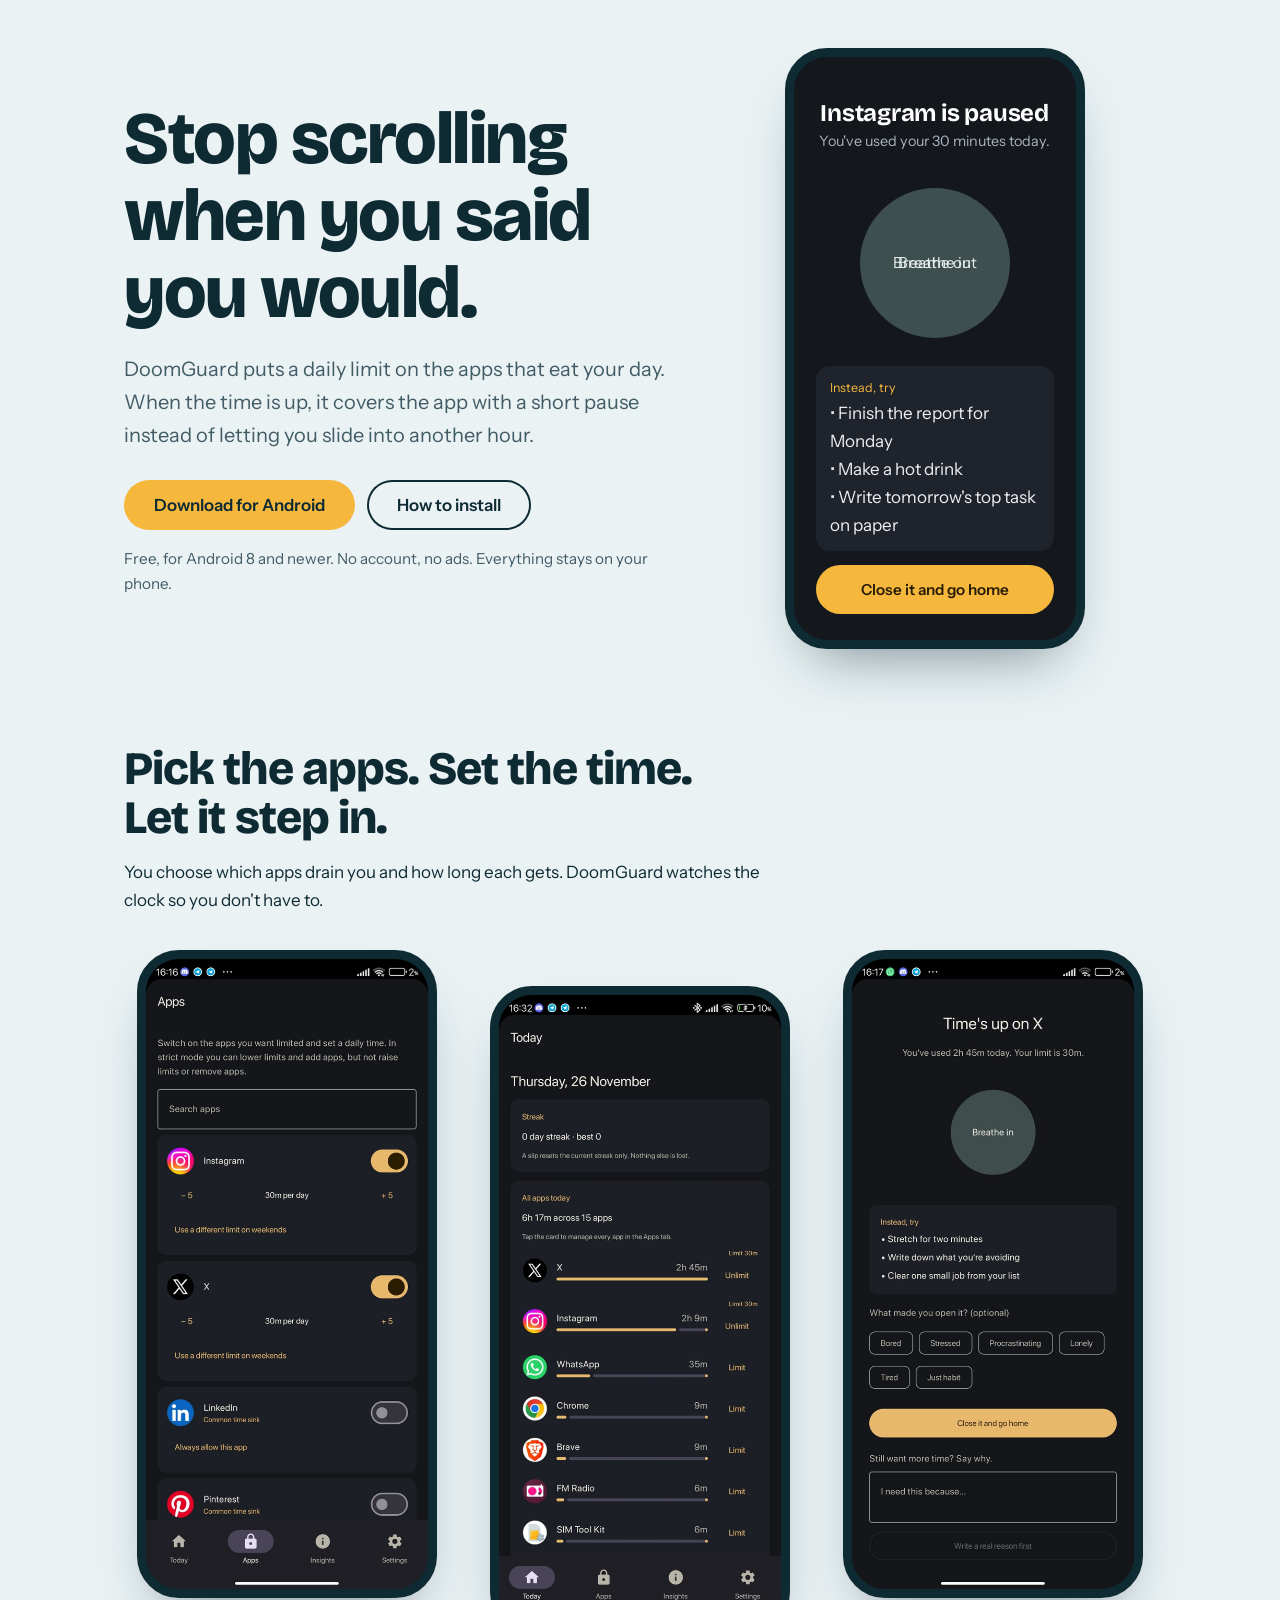
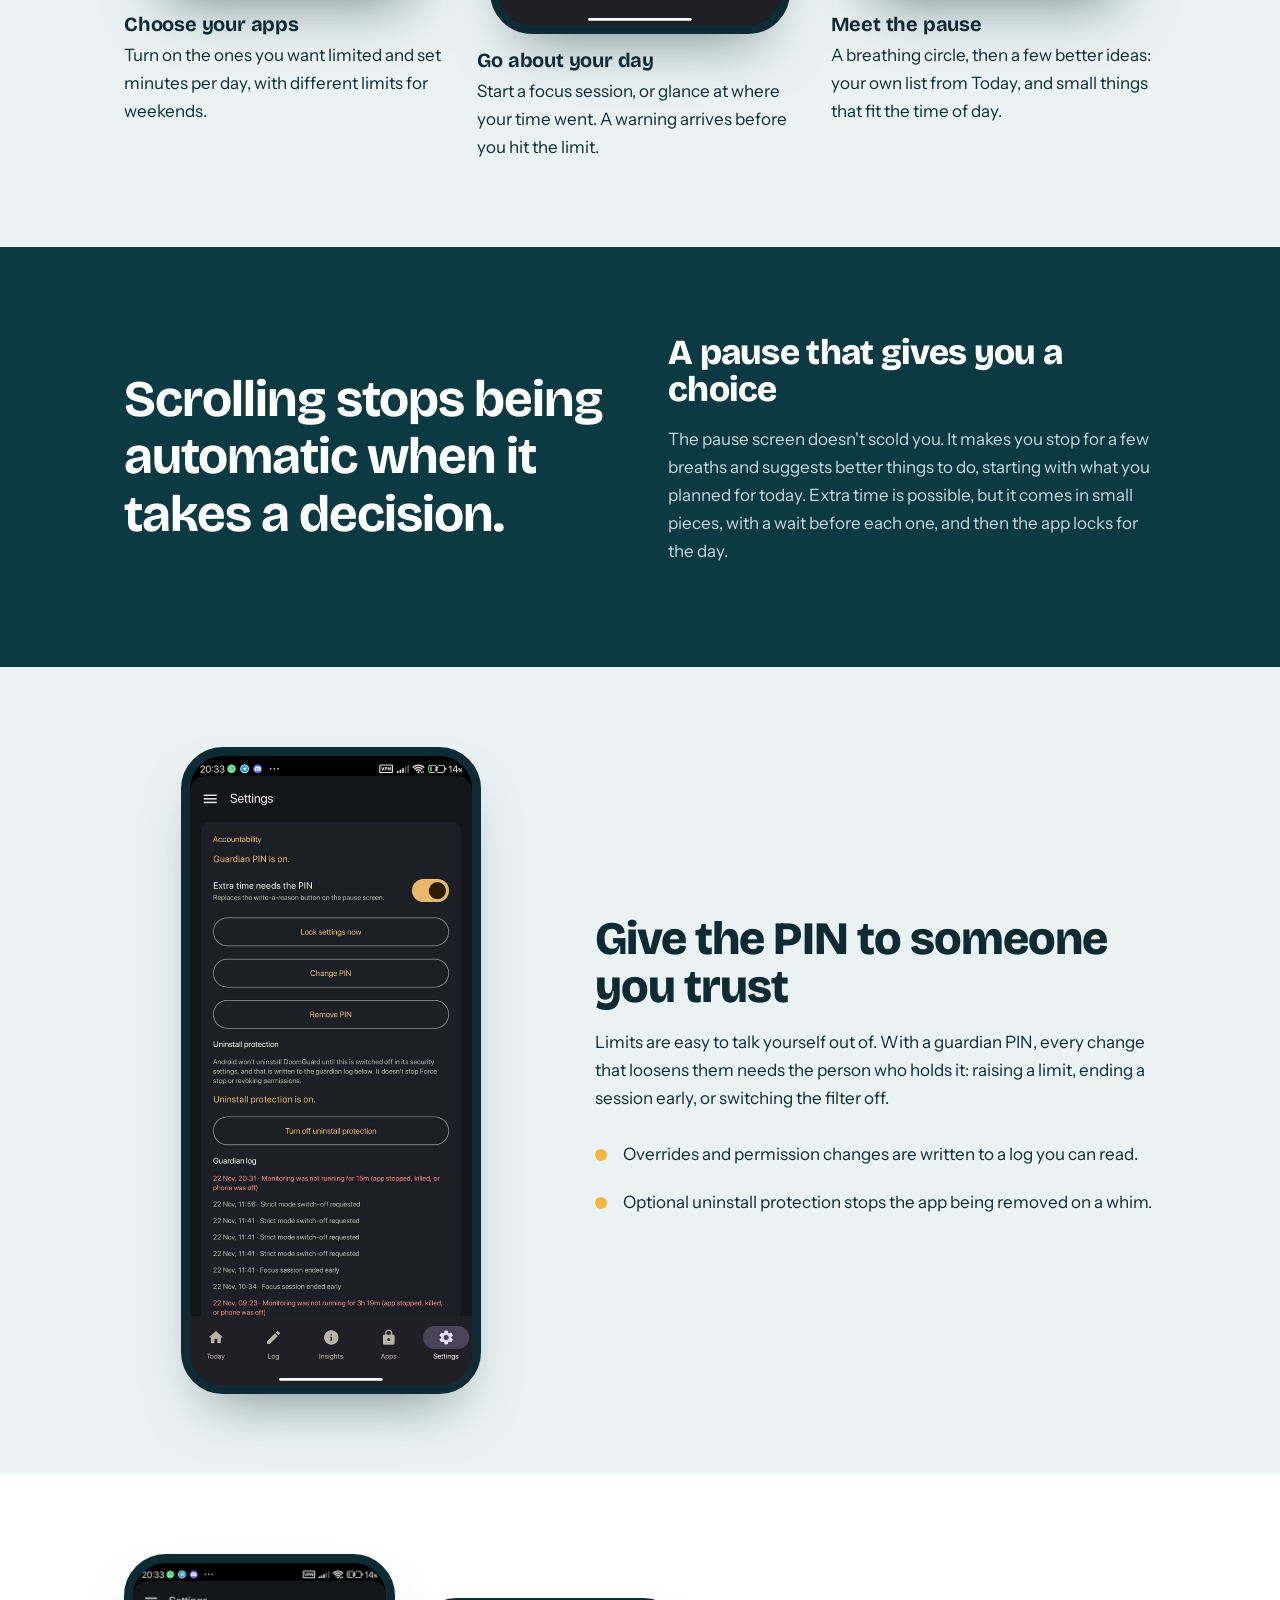
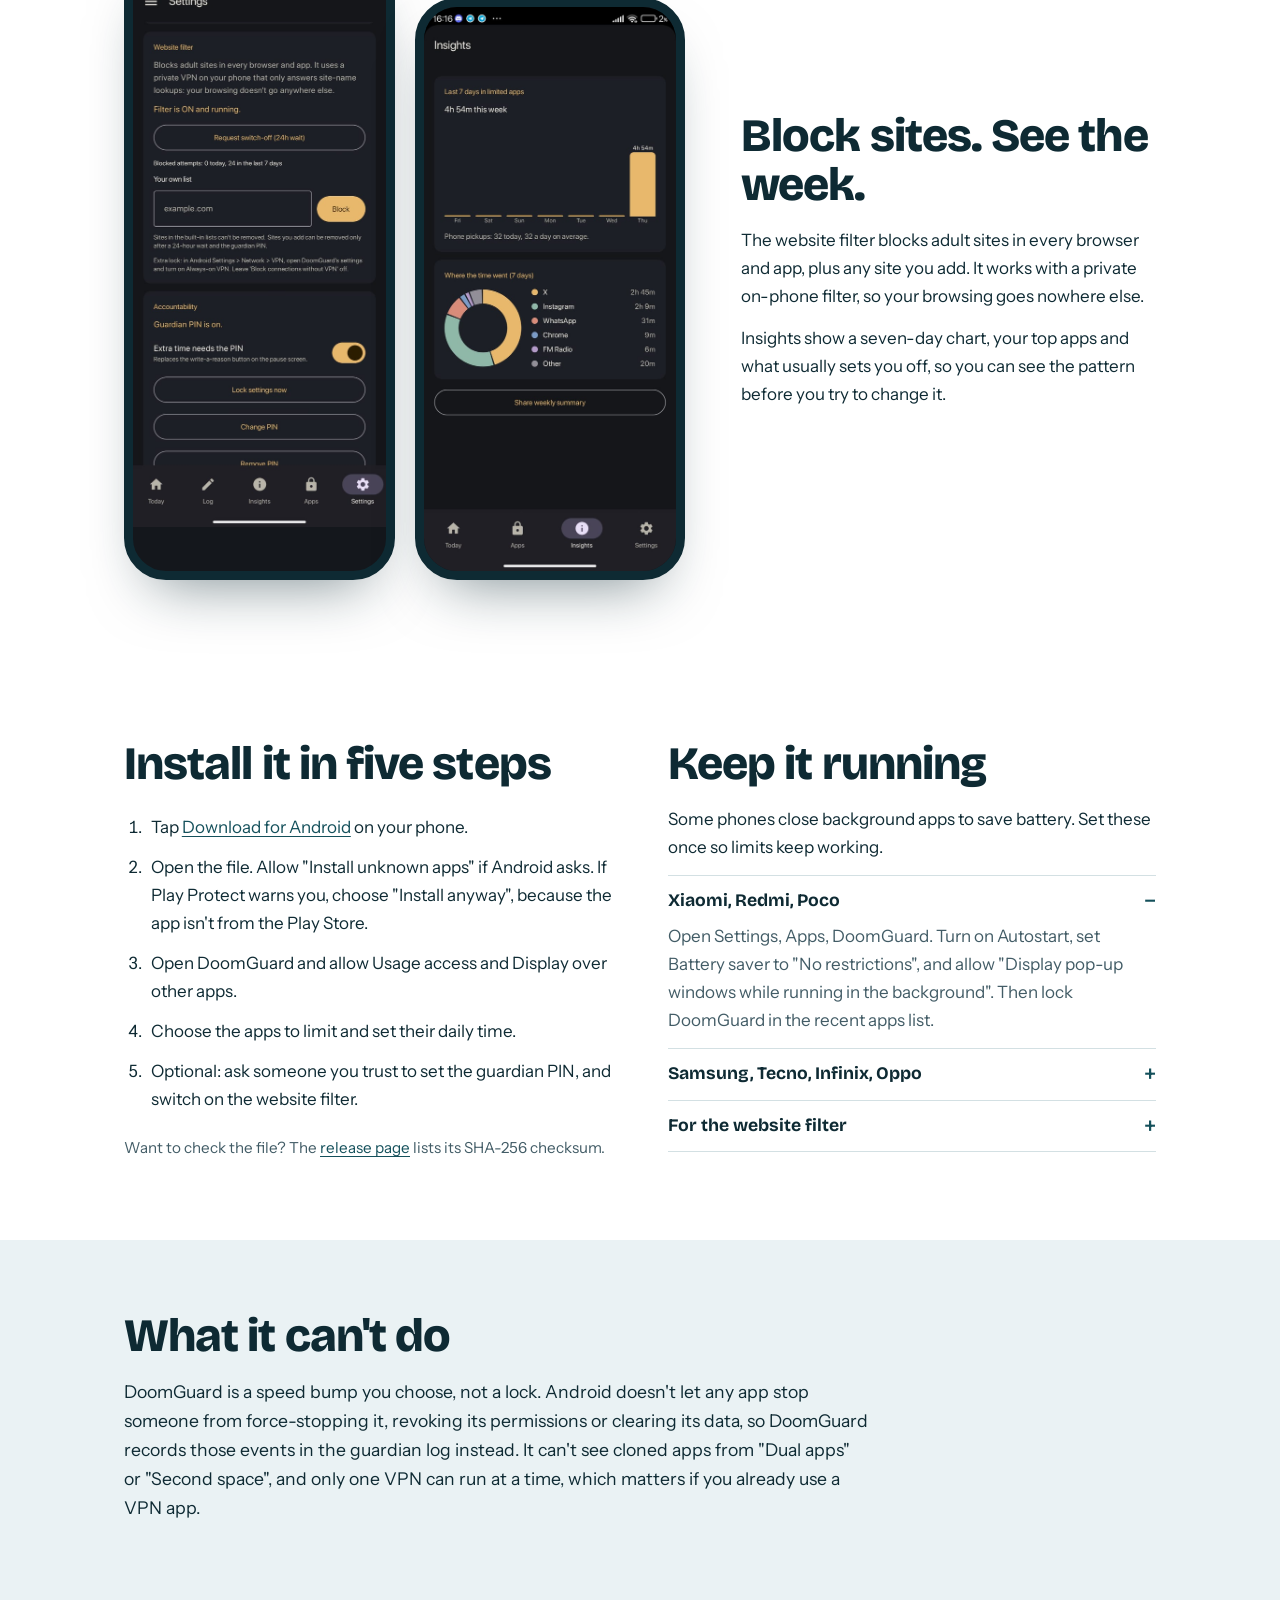
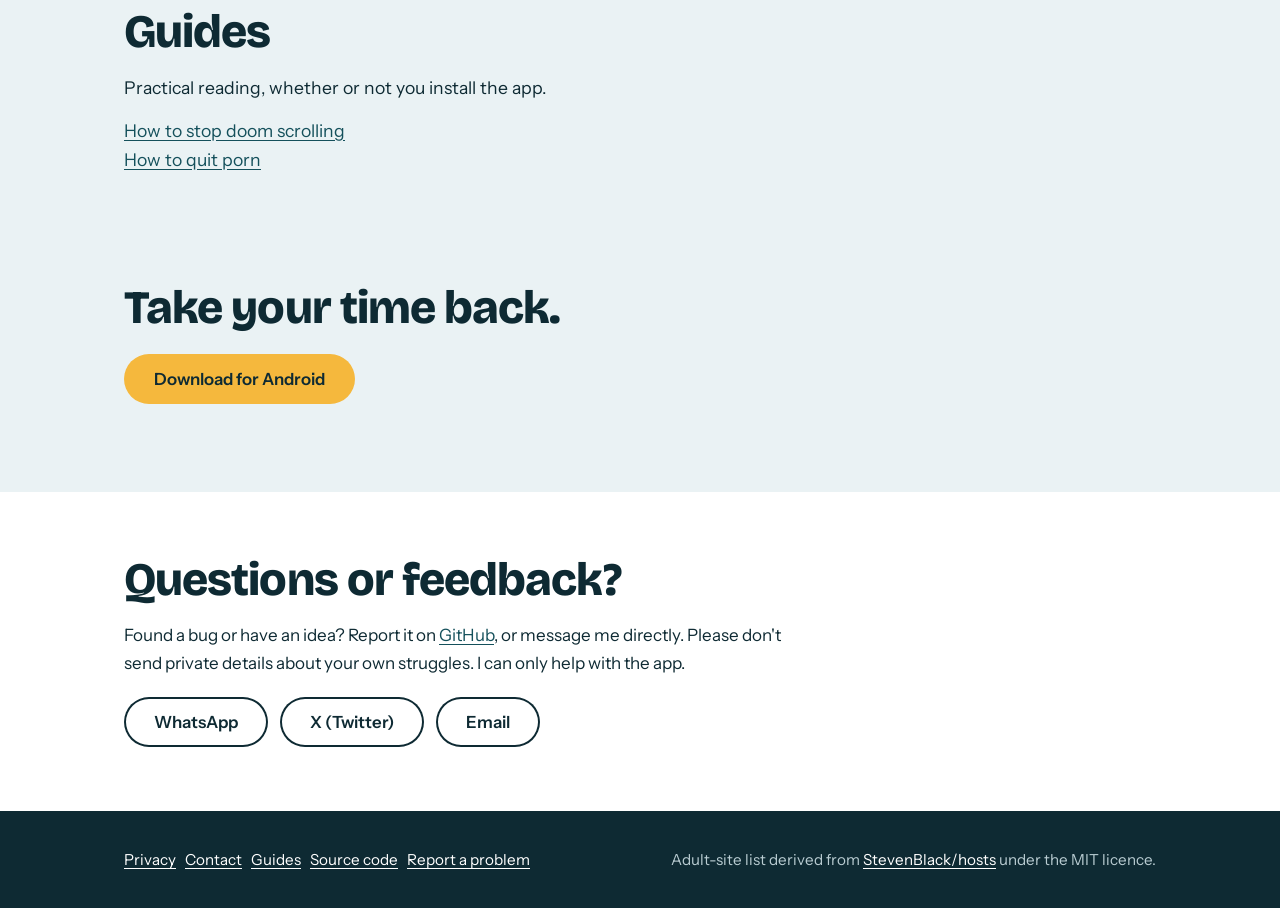
<file: docs/index.html>
<!doctype html>
<html lang="en">
<head>
<meta charset="utf-8">
<meta name="viewport" content="width=device-width, initial-scale=1">
<title>DoomGuard: an Android app that stops doom scrolling</title>
<meta name="description" content="Set a daily limit for the apps that eat your day. When time is up, DoomGuard covers the app with a short pause. Free for Android, no account, and your data never leaves the phone.">
<link rel="canonical" href="https://kaigaisivan.github.io/DoomGuard/">
<meta property="og:type" content="website">
<meta property="og:title" content="DoomGuard: stop scrolling when you said you would">
<meta property="og:description" content="Daily limits, a pause that makes you think, and a guardian PIN. Free for Android, no account, no tracking.">
<meta property="og:url" content="https://kaigaisivan.github.io/DoomGuard/">
<meta property="og:image" content="https://kaigaisivan.github.io/DoomGuard/og.png">
<meta name="twitter:card" content="summary_large_image">
<meta name="theme-color" content="#eaf2f4">
<script type="application/ld+json">
{"@context":"https://schema.org","@type":"SoftwareApplication","name":"DoomGuard","operatingSystem":"Android 8.0+","applicationCategory":"LifestyleApplication","description":"An Android app that limits doom scrolling with per-app limits, a reflective pause screen, a guardian PIN and an adult-site filter.","offers":{"@type":"Offer","price":"0","priceCurrency":"USD"},"url":"https://kaigaisivan.github.io/DoomGuard/","downloadUrl":"https://github.com/kaigaisivan/DoomGuard/releases/latest/download/DoomGuard.apk"}
</script>
<link rel="preconnect" href="https://fonts.googleapis.com">
<link rel="preconnect" href="https://fonts.gstatic.com" crossorigin>
<link href="https://fonts.googleapis.com/css2?family=Bricolage+Grotesque:opsz,wght@12..96,700;12..96,800&family=Instrument+Sans:wght@400;500;600&display=swap" rel="stylesheet">
<style>
:root{
  --mist:#eaf2f4; --white:#ffffff; --ink:#0e2a33; --ink2:#425c66;
  --teal:#14505b; --teal-deep:#0c3a43; --sun:#f5b83d; --sun-deep:#d99a1a; --limit:#e4574b;
  --display:"Bricolage Grotesque","Trebuchet MS",system-ui,sans-serif;
  --body:"Instrument Sans",system-ui,-apple-system,"Segoe UI",Roboto,sans-serif;
}
*{box-sizing:border-box}
html{scroll-behavior:smooth}
body{margin:0;background:var(--mist);color:var(--ink);font:400 1.0625rem/1.65 var(--body)}
img{max-width:100%;display:block}
a{color:var(--teal);text-underline-offset:3px}
a:focus-visible,summary:focus-visible,.btn:focus-visible{outline:3px solid var(--ink);outline-offset:3px;border-radius:6px}
.wrap{max-width:1080px;margin:0 auto;padding:0 24px}
h1,h2,h3{font-family:var(--display);font-weight:800;line-height:1.05;letter-spacing:-.02em;margin:0}
h1{font-size:clamp(2.6rem,7vw,4.6rem)}
h2{font-size:clamp(1.9rem,4.4vw,2.9rem);margin-bottom:16px}
h3{font-size:1.25rem;font-weight:700;letter-spacing:-.01em;margin-bottom:6px}
p{margin:0 0 14px;max-width:62ch}

/* Buttons */
.btn{display:inline-block;font:600 1.05rem var(--body);text-decoration:none;padding:15px 30px;border-radius:999px;background:var(--sun);color:var(--ink);transition:transform .15s,background .15s}
.btn:hover{background:var(--sun-deep);transform:translateY(-2px)}
.btn.plain{background:transparent;color:var(--ink);box-shadow:inset 0 0 0 2px var(--ink)}
.btn.plain:hover{background:var(--ink);color:var(--mist)}
.fine{color:var(--ink2);font-size:.95rem;margin:16px 0 0}

/* Hero */
.hero{padding:48px 0 72px}
.hero .wrap{display:grid;grid-template-columns:1.1fr .9fr;gap:48px;align-items:center}
.hero p.lead{font-size:1.25rem;margin:20px 0 28px;color:var(--ink2)}
.actions{display:flex;flex-wrap:wrap;gap:12px}

/* Live pause screen, the app's signature moment */
.phone{width:min(300px,100%);margin:0 auto;border:9px solid var(--ink);border-radius:42px;background:#14171c;color:#eef0f4;overflow:hidden;box-shadow:0 30px 60px -28px rgba(14,42,51,.55)}
.phone img{width:100%}
.live{padding:44px 22px 26px;text-align:center;min-height:560px;display:flex;flex-direction:column;align-items:center}
.live h2{font-family:var(--display);font-size:1.5rem;font-weight:700;letter-spacing:-.01em;margin:0 0 4px;color:#fff}
.live .sub{color:#aab3c0;font-size:.9rem;margin:0}
.ring{margin:34px 0 28px;width:150px;height:150px;border-radius:50%;background:#3d4f4f;display:grid;place-items:center;animation:breathe 8s ease-in-out infinite}
.ring span{grid-area:1/1;font-size:.95rem;color:#e6efee}
.ring .in{animation:fadeIn 8s infinite}
.ring .out{animation:fadeOut 8s infinite}
@keyframes breathe{0%,100%{transform:scale(.72)}50%{transform:scale(1)}}
@keyframes fadeIn{0%,45%{opacity:1}50%,95%{opacity:0}100%{opacity:1}}
@keyframes fadeOut{0%,45%{opacity:0}50%,95%{opacity:1}100%{opacity:0}}
.live .try{width:100%;background:#1f232b;border-radius:14px;padding:12px 14px;text-align:left;margin-bottom:14px}
.live .try small{display:block;color:var(--sun);font-size:.78rem}
.live .go{width:100%;background:var(--sun);color:#2a1d05;font-weight:600;border-radius:999px;padding:12px;font-size:.95rem}
@media (prefers-reduced-motion:reduce){.ring,.ring .in,.ring .out{animation:none}.ring{transform:scale(.9)}.ring .in{opacity:0}.ring .out{opacity:1}}

/* Sequence of three real screens */
.seq{padding:24px 0 72px}
.seq .intro{max-width:640px;margin-bottom:36px}
.trio{display:grid;grid-template-columns:repeat(3,1fr);gap:28px;align-items:start}
.trio .phone{width:100%;max-width:300px}
.trio figure{margin:0}
.trio figcaption{margin-top:16px}
.trio figure:nth-child(2){margin-top:36px}

/* One loud band */
.band{background:var(--teal-deep);color:#e9f2f3;padding:88px 0}
.band .wrap{display:grid;grid-template-columns:1fr 1fr;gap:56px;align-items:center}
.band .big{margin:0;font:700 clamp(2rem,4.6vw,3.2rem)/1.12 var(--display);letter-spacing:-.02em;color:#fff}
.band p{color:#c6dadd}
.band h2{color:#fff;font-size:clamp(1.6rem,3.4vw,2.2rem)}

/* Feature rows */
.row{padding:80px 0}
.row .wrap{display:grid;grid-template-columns:.85fr 1.15fr;gap:56px;align-items:center}
.row.flip .wrap{grid-template-columns:1.15fr .85fr}
.row.flip .phone{order:2}
.row.flip .words{order:1}
.words ul{padding:0;margin:18px 0 0;list-style:none}
.words li{padding:10px 0 10px 28px;position:relative}
.words li::before{content:"";position:absolute;left:0;top:19px;width:12px;height:12px;border-radius:50%;background:var(--sun)}
.pair{display:grid;grid-template-columns:1fr 1fr;gap:20px}
.pair .phone:nth-child(2){margin-top:44px}

/* Install */
.install{background:var(--white);padding:80px 0}
.install .wrap{display:grid;grid-template-columns:1fr 1fr;gap:56px}
ol.steps{margin:18px 0 0;padding-left:1.3rem}
ol.steps li{padding:6px 0 6px 6px}
details{border-bottom:1px solid #d3e0e3;padding:14px 0}
details:first-of-type{border-top:1px solid #d3e0e3}
summary{cursor:pointer;font:700 1.1rem var(--display);list-style:none;display:flex;justify-content:space-between;gap:12px}
summary::-webkit-details-marker{display:none}
summary::after{content:"+";font:600 1.4rem/1 var(--body);color:var(--teal)}
details[open] summary::after{content:"\2212"}
details p{margin:10px 0 0;color:var(--ink2)}

.limits{padding:72px 0}
.limits p{font-size:1.1rem}
.cta{padding:24px 0 88px;text-align:left}
.contact{background:var(--white);padding:64px 0}
.contact .actions{margin-top:20px}
.cta h2{margin-bottom:22px}
footer{background:var(--ink);color:#b9ccd2;padding:36px 0;font-size:.95rem}
footer a{color:#fff}
footer .wrap{display:flex;flex-wrap:wrap;gap:12px 28px;justify-content:space-between}
footer p{margin:0;max-width:none}

@media (max-width:860px){
  .hero .wrap,.band .wrap,.row .wrap,.row.flip .wrap,.install .wrap{grid-template-columns:1fr;gap:36px}
  .row.flip .phone,.row.flip .words{order:0}
  .hero{padding-top:28px}
  .trio{display:flex;overflow-x:auto;scroll-snap-type:x mandatory;gap:18px;padding-bottom:12px;margin:0 -24px;padding-left:24px;padding-right:24px}
  .trio figure{flex:0 0 74%;scroll-snap-align:center}
  .trio figure:nth-child(2){margin-top:0}
  .pair{grid-template-columns:1fr 1fr;gap:12px}
}
</style>
</head>
<body>

<header class="hero">
  <div class="wrap">
    <div>
      <h1>Stop scrolling when you said you would.</h1>
      <p class="lead">DoomGuard puts a daily limit on the apps that eat your day. When the time is up, it covers the app with a short pause instead of letting you slide into another hour.</p>
      <div class="actions">
        <a class="btn" href="https://github.com/kaigaisivan/DoomGuard/releases/latest/download/DoomGuard.apk">Download for Android</a>
        <a class="btn plain" href="#install">How to install</a>
      </div>
      <p class="fine">Free, for Android 8 and newer. No account, no ads. Everything stays on your phone.</p>
    </div>

    <div class="phone" role="img" aria-label="The DoomGuard pause screen: a breathing circle, a few better ideas and a button to close the app">
      <div class="live">
        <h2>Instagram is paused</h2>
        <p class="sub">You've used your 30 minutes today.</p>
        <div class="ring"><span class="in">Breathe in</span><span class="out">Breathe out</span></div>
        <div class="try"><small>Instead, try</small>• Finish the report for Monday<br>• Make a hot drink<br>• Write tomorrow's top task on paper</div>
        <div class="go">Close it and go home</div>
      </div>
    </div>
  </div>
</header>

<main>
<section class="seq" aria-labelledby="how">
  <div class="wrap">
    <div class="intro">
      <h2 id="how">Pick the apps. Set the time. Let it step in.</h2>
      <p>You choose which apps drain you and how long each gets. DoomGuard watches the clock so you don't have to.</p>
    </div>
    <div class="trio">
      <figure>
        <div class="phone"><img src="screenshots/apps.png" alt="Apps screen with a switch and a daily time for each app" loading="lazy"></div>
        <figcaption><h3>Choose your apps</h3><p>Turn on the ones you want limited and set minutes per day, with different limits for weekends.</p></figcaption>
      </figure>
      <figure>
        <div class="phone"><img src="screenshots/today.png" alt="Today screen with a focus session" loading="lazy"></div>
        <figcaption><h3>Go about your day</h3><p>Start a focus session, or glance at where your time went. A warning arrives before you hit the limit.</p></figcaption>
      </figure>
      <figure>
        <div class="phone"><img src="screenshots/pause.png" alt="Pause screen shown over a locked app" loading="lazy"></div>
        <figcaption><h3>Meet the pause</h3><p>A breathing circle, then a few better ideas: your own list from Today, and small things that fit the time of day.</p></figcaption>
      </figure>
    </div>
  </div>
</section>

<section class="band">
  <div class="wrap">
    <p class="big">Scrolling stops being automatic when it takes a decision.</p>
    <div>
      <h2>A pause that gives you a choice</h2>
      <p>The pause screen doesn't scold you. It makes you stop for a few breaths and suggests better things to do, starting with what you planned for today. Extra time is possible, but it comes in small pieces, with a wait before each one, and then the app locks for the day.</p>
    </div>
  </div>
</section>

<section class="row">
  <div class="wrap">
    <div class="phone"><img src="screenshots/guardian.png" alt="Guardian log listing overrides and permission changes" loading="lazy"></div>
    <div class="words">
      <h2>Give the PIN to someone you trust</h2>
      <p>Limits are easy to talk yourself out of. With a guardian PIN, every change that loosens them needs the person who holds it: raising a limit, ending a session early, or switching the filter off.</p>
      <ul>
        <li>Overrides and permission changes are written to a log you can read.</li>
        <li>Optional uninstall protection stops the app being removed on a whim.</li>
      </ul>
    </div>
  </div>
</section>

<section class="row flip" style="background:var(--white)">
  <div class="wrap">
    <div class="pair">
      <div class="phone"><img src="screenshots/filter.png" alt="Website filter settings" loading="lazy"></div>
      <div class="phone"><img src="screenshots/insights.png" alt="Weekly screen time chart and top apps" loading="lazy"></div>
    </div>
    <div class="words">
      <h2>Block sites. See the week.</h2>
      <p>The website filter blocks adult sites in every browser and app, plus any site you add. It works with a private on-phone filter, so your browsing goes nowhere else.</p>
      <p>Insights show a seven-day chart, your top apps and what usually sets you off, so you can see the pattern before you try to change it.</p>
    </div>
  </div>
</section>

<section class="install" id="install">
  <div class="wrap">
    <div>
      <h2>Install it in five steps</h2>
      <ol class="steps">
        <li>Tap <a href="https://github.com/kaigaisivan/DoomGuard/releases/latest/download/DoomGuard.apk">Download for Android</a> on your phone.</li>
        <li>Open the file. Allow "Install unknown apps" if Android asks. If Play Protect warns you, choose "Install anyway", because the app isn't from the Play Store.</li>
        <li>Open DoomGuard and allow Usage access and Display over other apps.</li>
        <li>Choose the apps to limit and set their daily time.</li>
        <li>Optional: ask someone you trust to set the guardian PIN, and switch on the website filter.</li>
      </ol>
      <p class="fine">Want to check the file? The <a href="https://github.com/kaigaisivan/DoomGuard/releases/latest">release page</a> lists its SHA-256 checksum.</p>
    </div>
    <div>
      <h2>Keep it running</h2>
      <p>Some phones close background apps to save battery. Set these once so limits keep working.</p>
      <details open><summary>Xiaomi, Redmi, Poco</summary>
        <p>Open Settings, Apps, DoomGuard. Turn on Autostart, set Battery saver to "No restrictions", and allow "Display pop-up windows while running in the background". Then lock DoomGuard in the recent apps list.</p></details>
      <details><summary>Samsung, Tecno, Infinix, Oppo</summary>
        <p>Set DoomGuard's battery use to "Unrestricted" and allow it to start automatically.</p></details>
      <details><summary>For the website filter</summary>
        <p>Set Android's Private DNS to Off or Automatic, and turn off "Use secure DNS" in Chrome. A browser that uses its own secure DNS skips the filter.</p></details>
    </div>
  </div>
</section>

<section class="limits">
  <div class="wrap">
    <h2>What it can't do</h2>
    <p>DoomGuard is a speed bump you choose, not a lock. Android doesn't let any app stop someone from force-stopping it, revoking its permissions or clearing its data, so DoomGuard records those events in the guardian log instead. It can't see cloned apps from "Dual apps" or "Second space", and only one VPN can run at a time, which matters if you already use a VPN app.</p>
  </div>
</section>

<section class="limits" style="padding-top:0">
  <div class="wrap">
    <h2>Guides</h2>
    <p>Practical reading, whether or not you install the app.</p>
    <p><a href="guides/how-to-stop-doom-scrolling.html">How to stop doom scrolling</a><br><a href="guides/how-to-quit-porn.html">How to quit porn</a></p>
  </div>
</section>

<section class="cta">
  <div class="wrap">
    <h2>Take your time back.</h2>
    <a class="btn" href="https://github.com/kaigaisivan/DoomGuard/releases/latest/download/DoomGuard.apk">Download for Android</a>
  </div>
</section>
</main>

<section class="contact" id="contact">
  <div class="wrap">
    <h2>Questions or feedback?</h2>
    <p>Found a bug or have an idea? Report it on <a href="https://github.com/kaigaisivan/DoomGuard/issues">GitHub</a>, or message me directly. Please don't send private details about your own struggles. I can only help with the app.</p>
    <div class="actions">
      <a class="btn plain" href="https://wa.me/254790129480?text=Hi%20Simon%2C%20I%27m%20writing%20about%20DoomGuard.">WhatsApp</a>
      <a class="btn plain" href="https://x.com/SimonSivan6">X (Twitter)</a>
      <a class="btn plain" id="mail" href="#contact">Email</a>
    </div>
  </div>
</section>
<script>
(function(){var u="simonmaina2468",d="gmail.com",a=document.getElementById("mail");if(a){a.href="mailto:"+u+"@"+d+"?subject=DoomGuard";}})();
</script>

<footer>
  <div class="wrap">
    <p><a href="privacy.html">Privacy</a> &nbsp; <a href="#contact">Contact</a> &nbsp; <a href="guides/how-to-stop-doom-scrolling.html">Guides</a> &nbsp; <a href="https://github.com/kaigaisivan/DoomGuard">Source code</a> &nbsp; <a href="https://github.com/kaigaisivan/DoomGuard/issues">Report a problem</a></p>
    <p>Adult-site list derived from <a href="https://github.com/StevenBlack/hosts">StevenBlack/hosts</a> under the MIT licence.</p>
  </div>
</footer>
</body>
</html>
</file>
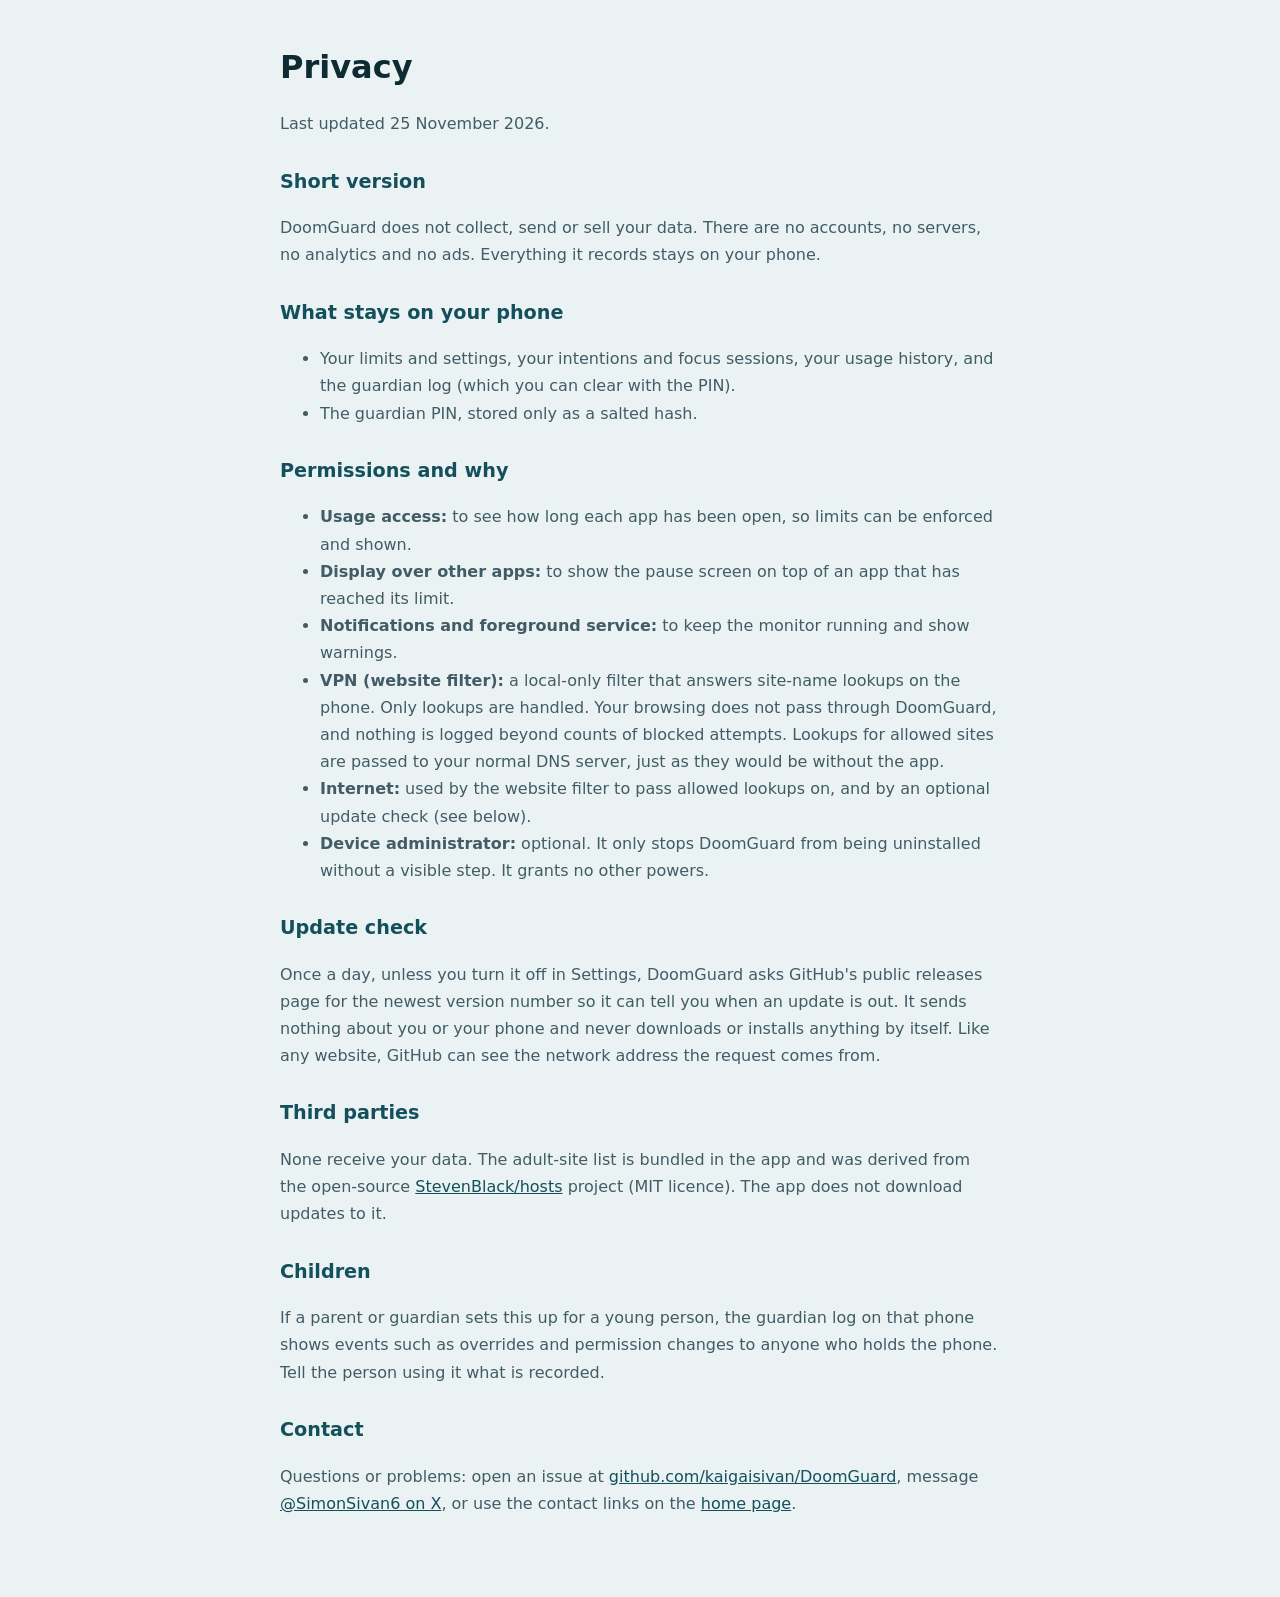
<file: docs/privacy.html>
<!doctype html>
<html lang="en">
<head>
<meta charset="utf-8">
<meta name="viewport" content="width=device-width, initial-scale=1">
<title>Privacy: DoomGuard</title>
<style>
:root{--bg:#eaf2f4;--text:#0e2a33;--muted:#425c66;--gold:#14505b}
body{margin:0;background:var(--bg);color:var(--text);font:16px/1.7 system-ui,-apple-system,"Segoe UI",Roboto,sans-serif}
main{max-width:720px;margin:0 auto;padding:40px 20px 64px}
h1{margin:0 0 6px}h2{margin-top:28px;font-size:1.2rem;color:var(--gold)}
p,li{color:var(--muted)}a{color:var(--gold)}
</style>
</head>
<body>
<main>
<h1>Privacy</h1>
<p>Last updated 25 November 2026.</p>

<h2>Short version</h2>
<p>DoomGuard does not collect, send or sell your data. There are no accounts, no servers, no analytics and no ads. Everything it records stays on your phone.</p>

<h2>What stays on your phone</h2>
<ul>
<li>Your limits and settings, your intentions and focus sessions, your usage history, and the guardian log (which you can clear with the PIN).</li>
<li>The guardian PIN, stored only as a salted hash.</li>
</ul>

<h2>Permissions and why</h2>
<ul>
<li><strong>Usage access:</strong> to see how long each app has been open, so limits can be enforced and shown.</li>
<li><strong>Display over other apps:</strong> to show the pause screen on top of an app that has reached its limit.</li>
<li><strong>Notifications and foreground service:</strong> to keep the monitor running and show warnings.</li>
<li><strong>VPN (website filter):</strong> a local-only filter that answers site-name lookups on the phone. Only lookups are handled. Your browsing does not pass through DoomGuard, and nothing is logged beyond counts of blocked attempts. Lookups for allowed sites are passed to your normal DNS server, just as they would be without the app.</li>
<li><strong>Internet:</strong> used by the website filter to pass allowed lookups on, and by an optional update check (see below).</li>
<li><strong>Device administrator:</strong> optional. It only stops DoomGuard from being uninstalled without a visible step. It grants no other powers.</li>
</ul>

<h2>Update check</h2>
<p>Once a day, unless you turn it off in Settings, DoomGuard asks GitHub's public releases page for the newest version number so it can tell you when an update is out. It sends nothing about you or your phone and never downloads or installs anything by itself. Like any website, GitHub can see the network address the request comes from.</p>

<h2>Third parties</h2>
<p>None receive your data. The adult-site list is bundled in the app and was derived from the open-source <a href="https://github.com/StevenBlack/hosts">StevenBlack/hosts</a> project (MIT licence). The app does not download updates to it.</p>

<h2>Children</h2>
<p>If a parent or guardian sets this up for a young person, the guardian log on that phone shows events such as overrides and permission changes to anyone who holds the phone. Tell the person using it what is recorded.</p>

<h2>Contact</h2>
<p>Questions or problems: open an issue at <a href="https://github.com/kaigaisivan/DoomGuard/issues">github.com/kaigaisivan/DoomGuard</a>, message <a href="https://x.com/SimonSivan6">@SimonSivan6 on X</a>, or use the contact links on the <a href="index.html#contact">home page</a>.</p>
</main>
</body>
</html>
</file>
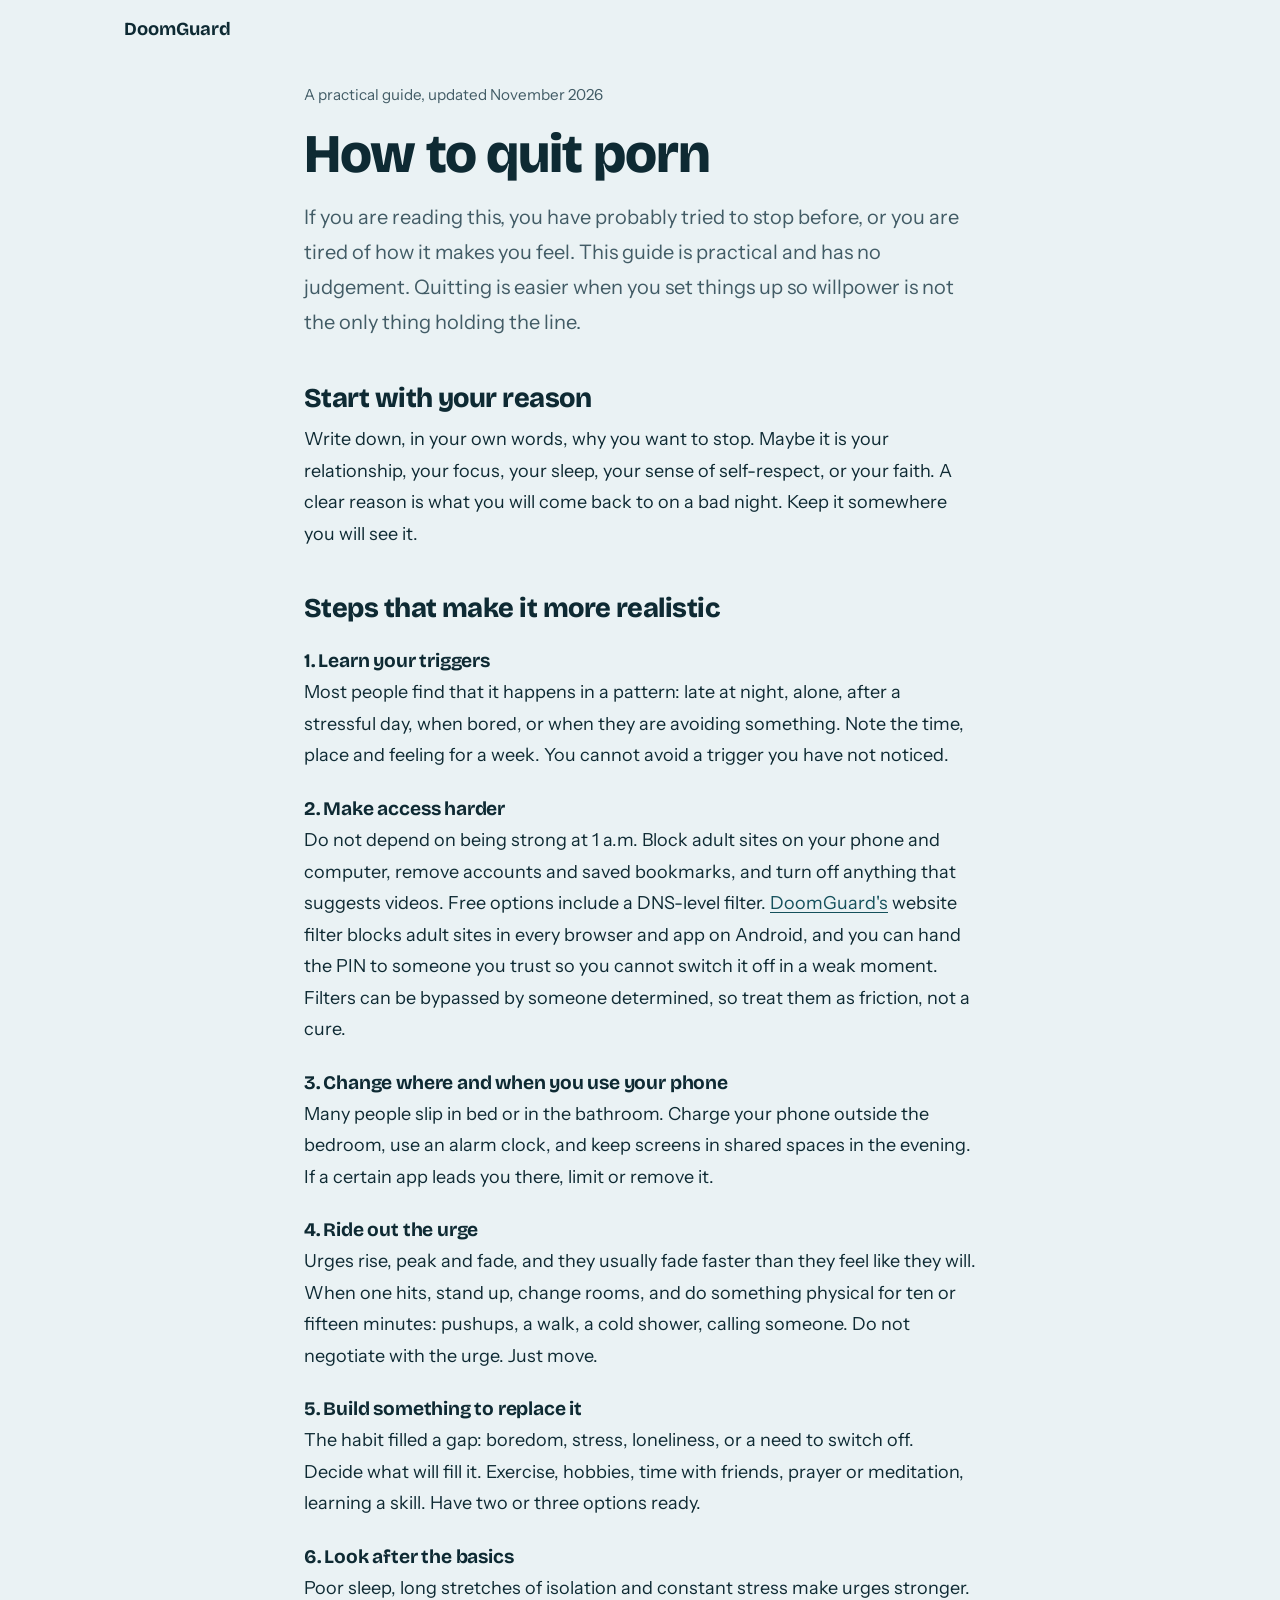
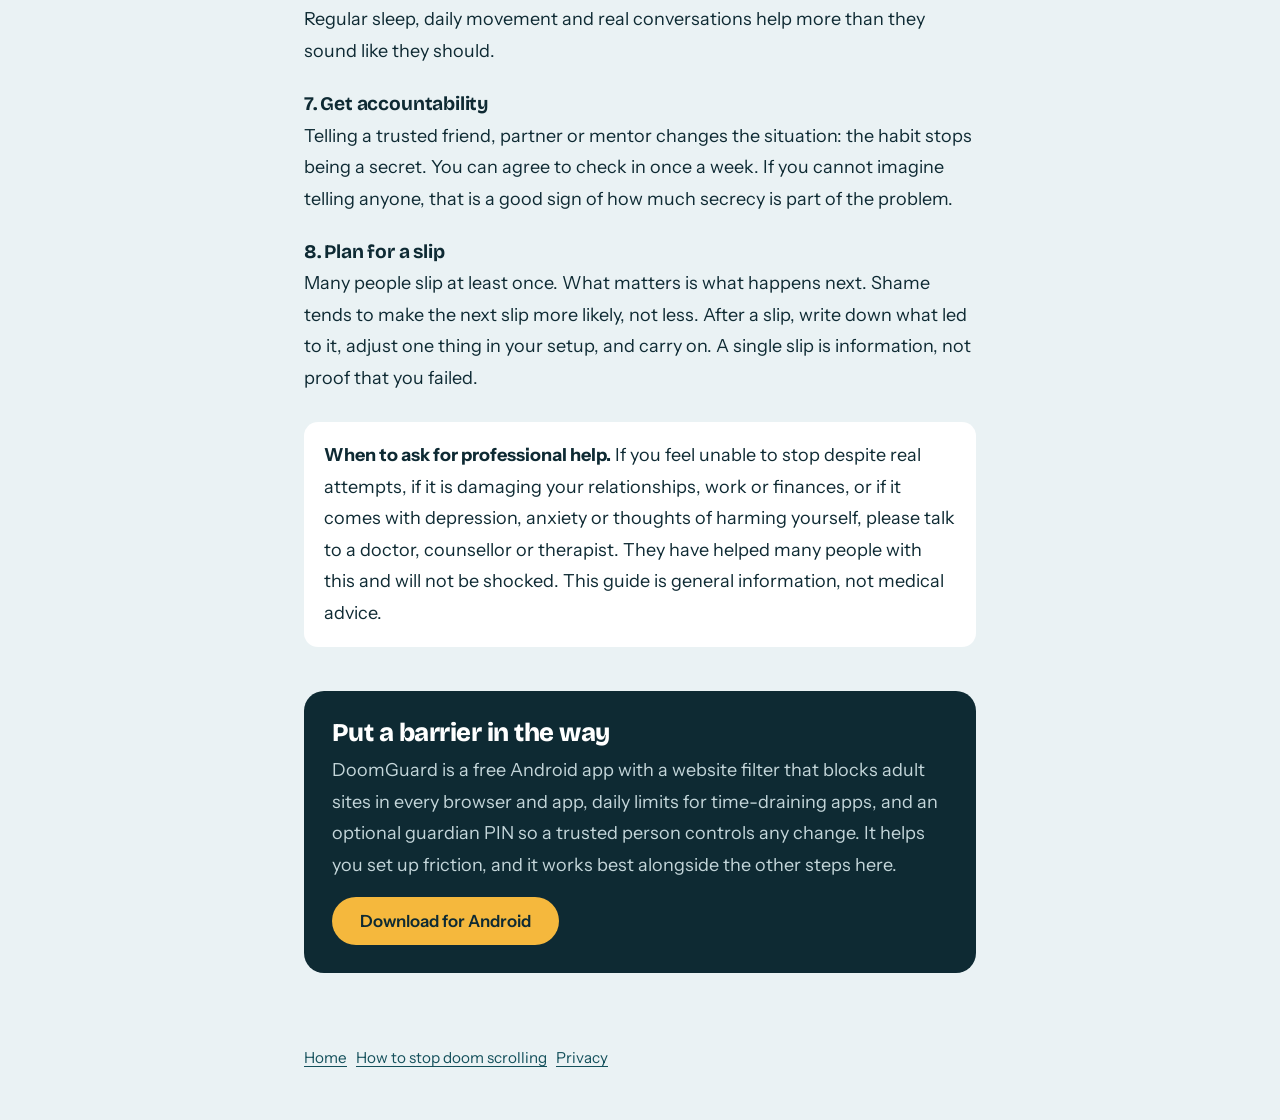
<file: docs/guides/how-to-quit-porn.html>
<!doctype html>
<html lang="en">
<head>
<meta charset="utf-8">
<meta name="viewport" content="width=device-width, initial-scale=1">
<title>How to quit porn: a practical guide, with no shame</title>
<meta name="description" content="Practical steps to quit porn: know your triggers, block access, ride out urges, build replacements, get accountability, and handle slips. Plus when to ask for professional help.">
<link rel="canonical" href="https://kaigaisivan.github.io/DoomGuard/guides/how-to-quit-porn.html">
<meta property="og:type" content="article">
<meta property="og:title" content="How to quit porn: a practical guide, with no shame">
<meta property="og:description" content="Steps that make quitting more realistic, and what to do when you slip.">
<meta property="og:image" content="https://kaigaisivan.github.io/DoomGuard/og.png">
<script type="application/ld+json">{"@context":"https://schema.org","@type":"Article","headline":"How to quit porn: a practical guide, with no shame","author":{"@type":"Person","name":"Simon Maina"},"datePublished":"2026-11-23","mainEntityOfPage":"https://kaigaisivan.github.io/DoomGuard/guides/how-to-quit-porn.html"}</script>
<link rel="preconnect" href="https://fonts.googleapis.com"><link rel="preconnect" href="https://fonts.gstatic.com" crossorigin>
<link href="https://fonts.googleapis.com/css2?family=Bricolage+Grotesque:opsz,wght@12..96,700;12..96,800&family=Instrument+Sans:wght@400;500;600&display=swap" rel="stylesheet">
<link rel="stylesheet" href="guide.css">
</head>
<body>
<div class="top"><a href="../">DoomGuard</a></div>
<main>
<article>
<p class="meta">A practical guide, updated November 2026</p>
<h1>How to quit porn</h1>
<p class="lede">If you are reading this, you have probably tried to stop before, or you are tired of how it makes you feel. This guide is practical and has no judgement. Quitting is easier when you set things up so willpower is not the only thing holding the line.</p>

<h2>Start with your reason</h2>
<p>Write down, in your own words, why you want to stop. Maybe it is your relationship, your focus, your sleep, your sense of self-respect, or your faith. A clear reason is what you will come back to on a bad night. Keep it somewhere you will see it.</p>

<h2>Steps that make it more realistic</h2>

<h3>1. Learn your triggers</h3>
<p>Most people find that it happens in a pattern: late at night, alone, after a stressful day, when bored, or when they are avoiding something. Note the time, place and feeling for a week. You cannot avoid a trigger you have not noticed.</p>

<h3>2. Make access harder</h3>
<p>Do not depend on being strong at 1 a.m. Block adult sites on your phone and computer, remove accounts and saved bookmarks, and turn off anything that suggests videos. Free options include a DNS-level filter. <a href="../">DoomGuard's</a> website filter blocks adult sites in every browser and app on Android, and you can hand the PIN to someone you trust so you cannot switch it off in a weak moment. Filters can be bypassed by someone determined, so treat them as friction, not a cure.</p>

<h3>3. Change where and when you use your phone</h3>
<p>Many people slip in bed or in the bathroom. Charge your phone outside the bedroom, use an alarm clock, and keep screens in shared spaces in the evening. If a certain app leads you there, limit or remove it.</p>

<h3>4. Ride out the urge</h3>
<p>Urges rise, peak and fade, and they usually fade faster than they feel like they will. When one hits, stand up, change rooms, and do something physical for ten or fifteen minutes: pushups, a walk, a cold shower, calling someone. Do not negotiate with the urge. Just move.</p>

<h3>5. Build something to replace it</h3>
<p>The habit filled a gap: boredom, stress, loneliness, or a need to switch off. Decide what will fill it. Exercise, hobbies, time with friends, prayer or meditation, learning a skill. Have two or three options ready.</p>

<h3>6. Look after the basics</h3>
<p>Poor sleep, long stretches of isolation and constant stress make urges stronger. Regular sleep, daily movement and real conversations help more than they sound like they should.</p>

<h3>7. Get accountability</h3>
<p>Telling a trusted friend, partner or mentor changes the situation: the habit stops being a secret. You can agree to check in once a week. If you cannot imagine telling anyone, that is a good sign of how much secrecy is part of the problem.</p>

<h3>8. Plan for a slip</h3>
<p>Many people slip at least once. What matters is what happens next. Shame tends to make the next slip more likely, not less. After a slip, write down what led to it, adjust one thing in your setup, and carry on. A single slip is information, not proof that you failed.</p>

<div class="note"><strong>When to ask for professional help.</strong> If you feel unable to stop despite real attempts, if it is damaging your relationships, work or finances, or if it comes with depression, anxiety or thoughts of harming yourself, please talk to a doctor, counsellor or therapist. They have helped many people with this and will not be shocked. This guide is general information, not medical advice.</div>

<div class="cta">
<h2>Put a barrier in the way</h2>
<p>DoomGuard is a free Android app with a website filter that blocks adult sites in every browser and app, daily limits for time-draining apps, and an optional guardian PIN so a trusted person controls any change. It helps you set up friction, and it works best alongside the other steps here.</p>
<a class="btn" href="https://github.com/kaigaisivan/DoomGuard/releases/latest/download/DoomGuard.apk">Download for Android</a>
</div>
</article>
</main>
<footer><a href="../">Home</a> &nbsp; <a href="how-to-stop-doom-scrolling.html">How to stop doom scrolling</a> &nbsp; <a href="../privacy.html">Privacy</a></footer>
</body>
</html>
</file>
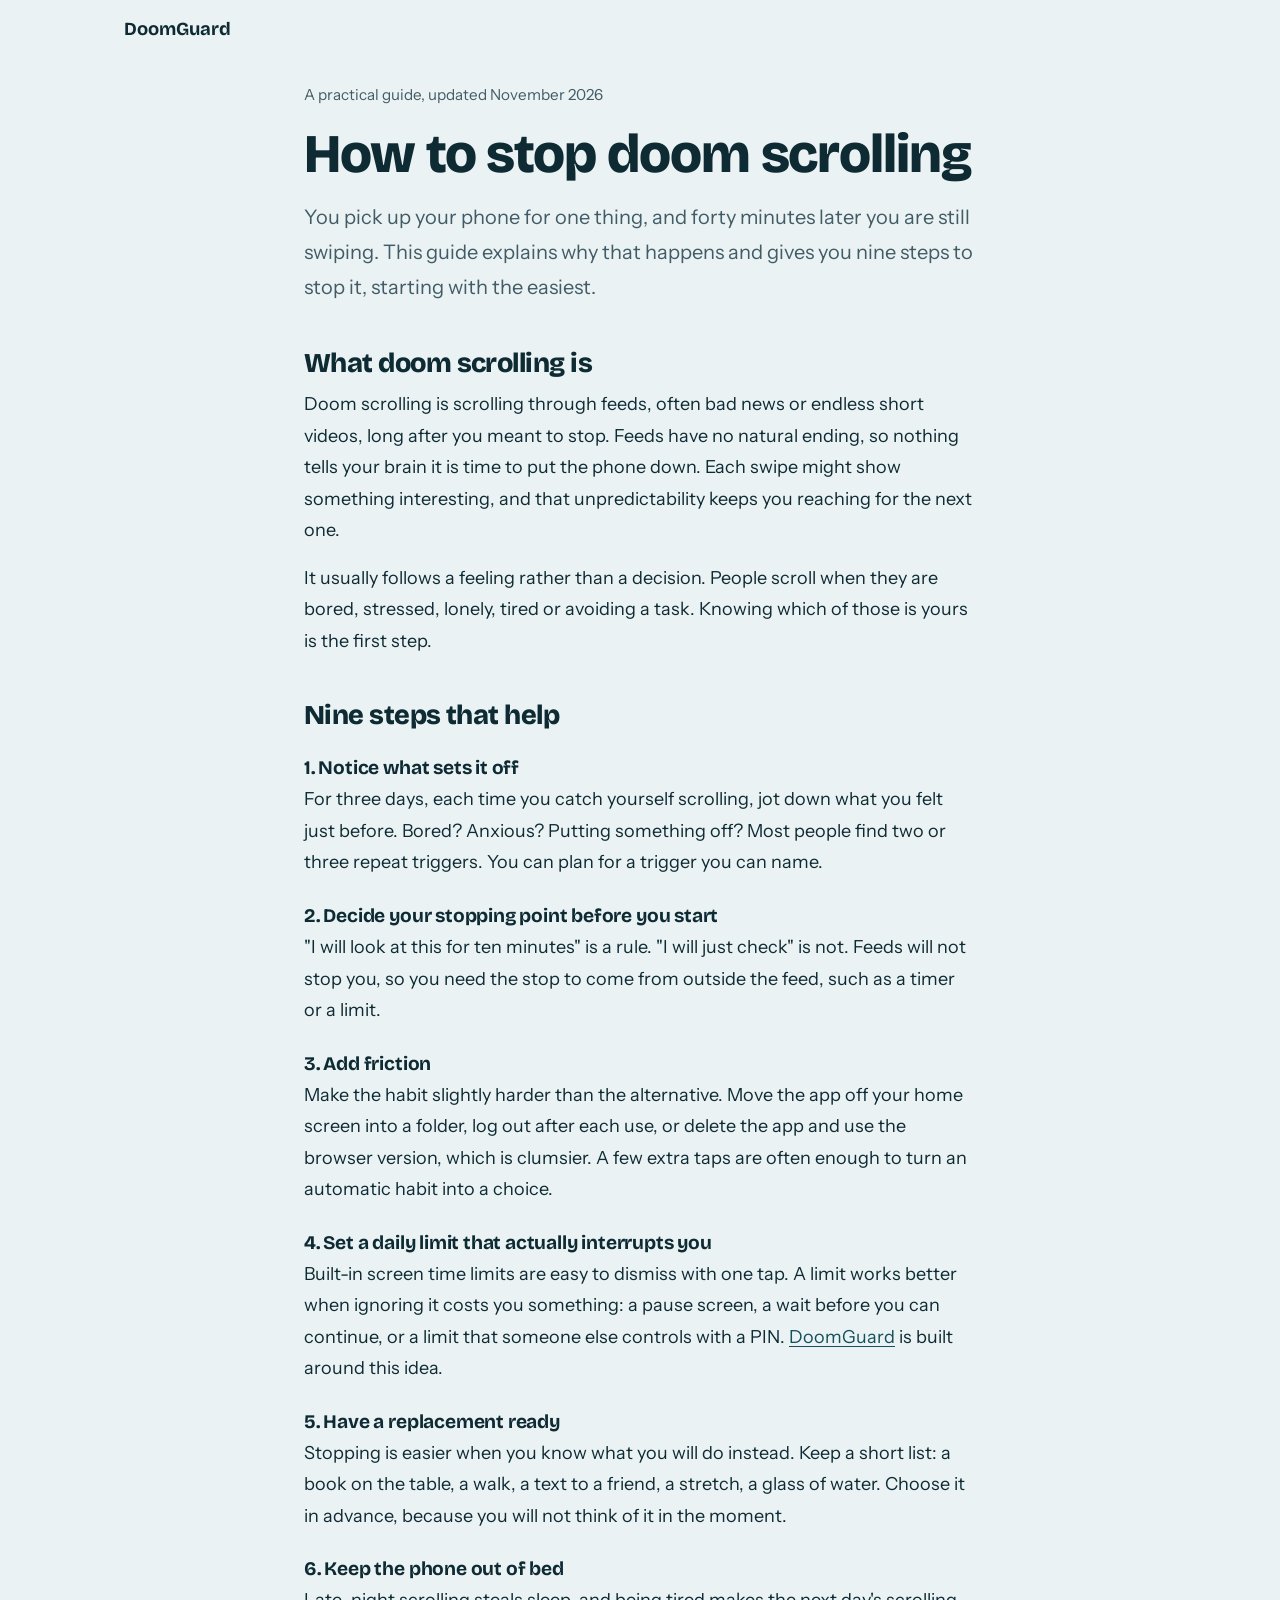
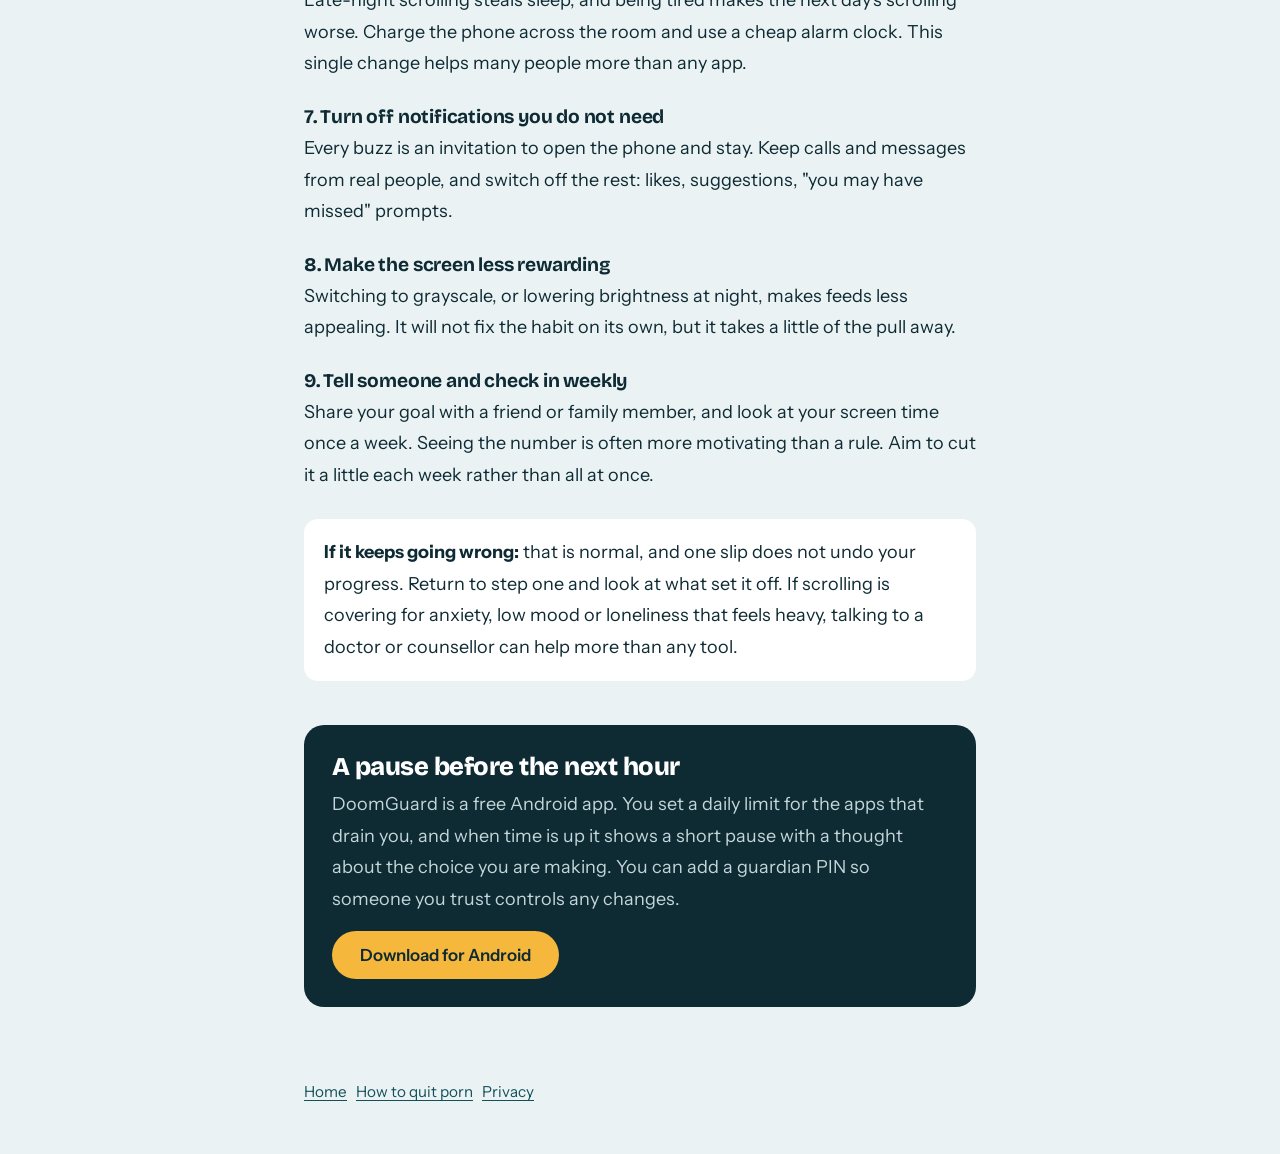
<file: docs/guides/how-to-stop-doom-scrolling.html>
<!doctype html>
<html lang="en">
<head>
<meta charset="utf-8">
<meta name="viewport" content="width=device-width, initial-scale=1">
<title>How to stop doom scrolling: 9 steps that work</title>
<meta name="description" content="Why doom scrolling is so hard to stop, and nine practical steps: spot your triggers, add friction, set limits, keep the phone out of bed, and have a replacement ready.">
<link rel="canonical" href="https://kaigaisivan.github.io/DoomGuard/guides/how-to-stop-doom-scrolling.html">
<meta property="og:type" content="article">
<meta property="og:title" content="How to stop doom scrolling: 9 steps that work">
<meta property="og:description" content="Why it is so hard to stop, and what to do about it, step by step.">
<meta property="og:image" content="https://kaigaisivan.github.io/DoomGuard/og.png">
<script type="application/ld+json">{"@context":"https://schema.org","@type":"Article","headline":"How to stop doom scrolling: 9 steps that work","author":{"@type":"Person","name":"Simon Maina"},"datePublished":"2026-11-23","mainEntityOfPage":"https://kaigaisivan.github.io/DoomGuard/guides/how-to-stop-doom-scrolling.html"}</script>
<link rel="preconnect" href="https://fonts.googleapis.com"><link rel="preconnect" href="https://fonts.gstatic.com" crossorigin>
<link href="https://fonts.googleapis.com/css2?family=Bricolage+Grotesque:opsz,wght@12..96,700;12..96,800&family=Instrument+Sans:wght@400;500;600&display=swap" rel="stylesheet">
<link rel="stylesheet" href="guide.css">
</head>
<body>
<div class="top"><a href="../">DoomGuard</a></div>
<main>
<article>
<p class="meta">A practical guide, updated November 2026</p>
<h1>How to stop doom scrolling</h1>
<p class="lede">You pick up your phone for one thing, and forty minutes later you are still swiping. This guide explains why that happens and gives you nine steps to stop it, starting with the easiest.</p>

<h2>What doom scrolling is</h2>
<p>Doom scrolling is scrolling through feeds, often bad news or endless short videos, long after you meant to stop. Feeds have no natural ending, so nothing tells your brain it is time to put the phone down. Each swipe might show something interesting, and that unpredictability keeps you reaching for the next one.</p>
<p>It usually follows a feeling rather than a decision. People scroll when they are bored, stressed, lonely, tired or avoiding a task. Knowing which of those is yours is the first step.</p>

<h2>Nine steps that help</h2>

<h3>1. Notice what sets it off</h3>
<p>For three days, each time you catch yourself scrolling, jot down what you felt just before. Bored? Anxious? Putting something off? Most people find two or three repeat triggers. You can plan for a trigger you can name.</p>

<h3>2. Decide your stopping point before you start</h3>
<p>"I will look at this for ten minutes" is a rule. "I will just check" is not. Feeds will not stop you, so you need the stop to come from outside the feed, such as a timer or a limit.</p>

<h3>3. Add friction</h3>
<p>Make the habit slightly harder than the alternative. Move the app off your home screen into a folder, log out after each use, or delete the app and use the browser version, which is clumsier. A few extra taps are often enough to turn an automatic habit into a choice.</p>

<h3>4. Set a daily limit that actually interrupts you</h3>
<p>Built-in screen time limits are easy to dismiss with one tap. A limit works better when ignoring it costs you something: a pause screen, a wait before you can continue, or a limit that someone else controls with a PIN. <a href="../">DoomGuard</a> is built around this idea.</p>

<h3>5. Have a replacement ready</h3>
<p>Stopping is easier when you know what you will do instead. Keep a short list: a book on the table, a walk, a text to a friend, a stretch, a glass of water. Choose it in advance, because you will not think of it in the moment.</p>

<h3>6. Keep the phone out of bed</h3>
<p>Late-night scrolling steals sleep, and being tired makes the next day's scrolling worse. Charge the phone across the room and use a cheap alarm clock. This single change helps many people more than any app.</p>

<h3>7. Turn off notifications you do not need</h3>
<p>Every buzz is an invitation to open the phone and stay. Keep calls and messages from real people, and switch off the rest: likes, suggestions, "you may have missed" prompts.</p>

<h3>8. Make the screen less rewarding</h3>
<p>Switching to grayscale, or lowering brightness at night, makes feeds less appealing. It will not fix the habit on its own, but it takes a little of the pull away.</p>

<h3>9. Tell someone and check in weekly</h3>
<p>Share your goal with a friend or family member, and look at your screen time once a week. Seeing the number is often more motivating than a rule. Aim to cut it a little each week rather than all at once.</p>

<div class="note"><strong>If it keeps going wrong:</strong> that is normal, and one slip does not undo your progress. Return to step one and look at what set it off. If scrolling is covering for anxiety, low mood or loneliness that feels heavy, talking to a doctor or counsellor can help more than any tool.</div>

<div class="cta">
<h2>A pause before the next hour</h2>
<p>DoomGuard is a free Android app. You set a daily limit for the apps that drain you, and when time is up it shows a short pause with a thought about the choice you are making. You can add a guardian PIN so someone you trust controls any changes.</p>
<a class="btn" href="https://github.com/kaigaisivan/DoomGuard/releases/latest/download/DoomGuard.apk">Download for Android</a>
</div>
</article>
</main>
<footer><a href="../">Home</a> &nbsp; <a href="how-to-quit-porn.html">How to quit porn</a> &nbsp; <a href="../privacy.html">Privacy</a></footer>
</body>
</html>
</file>
<file: docs/guides/guide.css>
:root{--mist:#eaf2f4;--white:#fff;--ink:#0e2a33;--ink2:#425c66;--teal:#14505b;--sun:#f5b83d;--sun-deep:#d99a1a;
--display:"Bricolage Grotesque","Trebuchet MS",system-ui,sans-serif;--body:"Instrument Sans",system-ui,-apple-system,"Segoe UI",Roboto,sans-serif}
*{box-sizing:border-box}
body{margin:0;background:var(--mist);color:var(--ink);font:400 1.125rem/1.75 var(--body)}
a{color:var(--teal);text-underline-offset:3px}
a:focus-visible,.btn:focus-visible{outline:3px solid var(--ink);outline-offset:3px;border-radius:6px}
.top{padding:18px 24px;max-width:1080px;margin:0 auto;font:700 1.15rem var(--display)}
.top a{color:var(--ink);text-decoration:none}
main{max-width:720px;margin:0 auto;padding:24px 24px 72px}
h1,h2,h3{font-family:var(--display);font-weight:800;line-height:1.1;letter-spacing:-.02em}
h1{font-size:clamp(2.2rem,6vw,3.4rem);margin:12px 0 16px}
h2{font-size:1.7rem;margin:44px 0 10px}
h3{font-size:1.2rem;font-weight:700;margin:26px 0 6px;letter-spacing:-.01em}
p{margin:0 0 16px}
.lede{font-size:1.25rem;color:var(--ink2)}
ul,ol{padding-left:1.3rem;margin:0 0 16px}li{margin:6px 0}
.note{background:var(--white);border-radius:14px;padding:18px 20px;margin:28px 0}
.cta{background:var(--ink);color:#e6eef0;border-radius:20px;padding:28px;margin:44px 0 0}
.cta h2{color:#fff;margin:0 0 8px;font-size:1.6rem}
.cta p{color:#c4d6da}
.btn{display:inline-block;font:600 1.05rem var(--body);text-decoration:none;padding:14px 28px;border-radius:999px;background:var(--sun);color:var(--ink)}
.btn:hover{background:var(--sun-deep)}
.meta{color:var(--ink2);font-size:.95rem}
footer{max-width:720px;margin:0 auto;padding:0 24px 48px;color:var(--ink2);font-size:.95rem}
</file>
